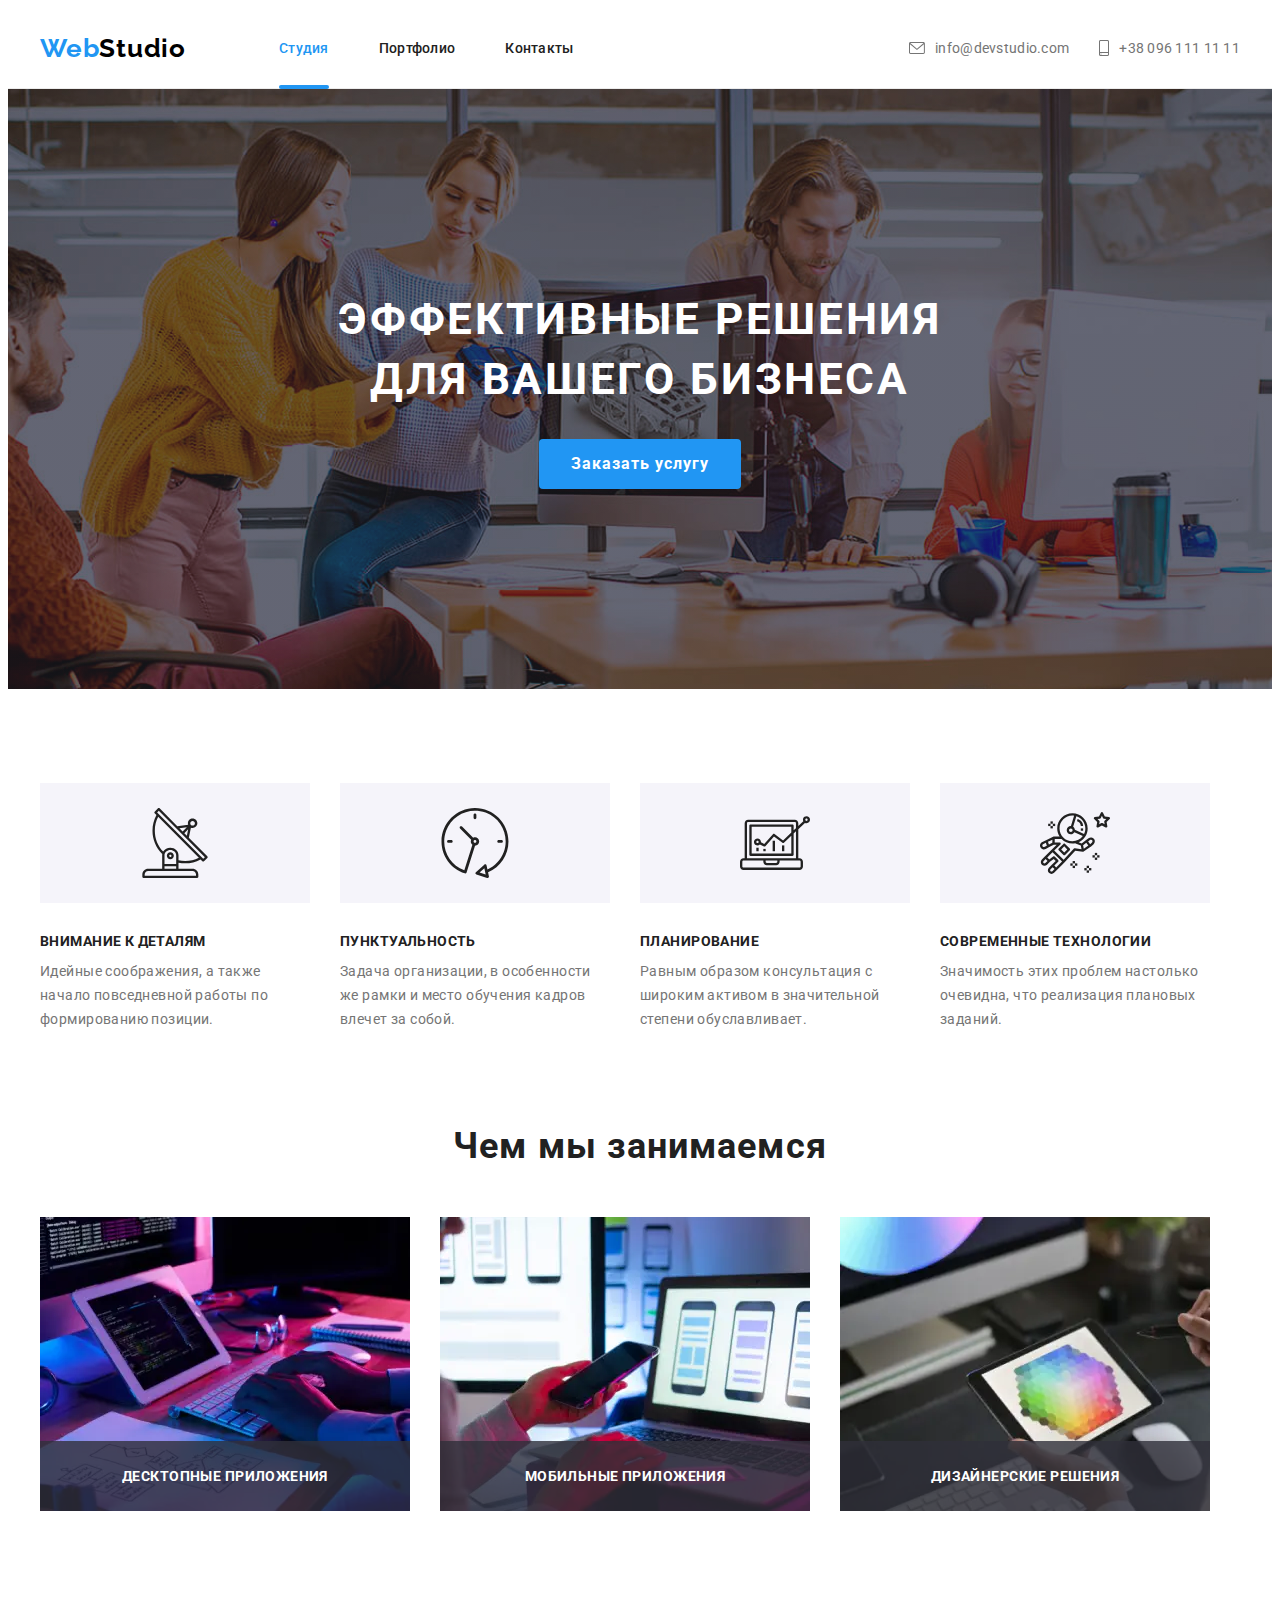
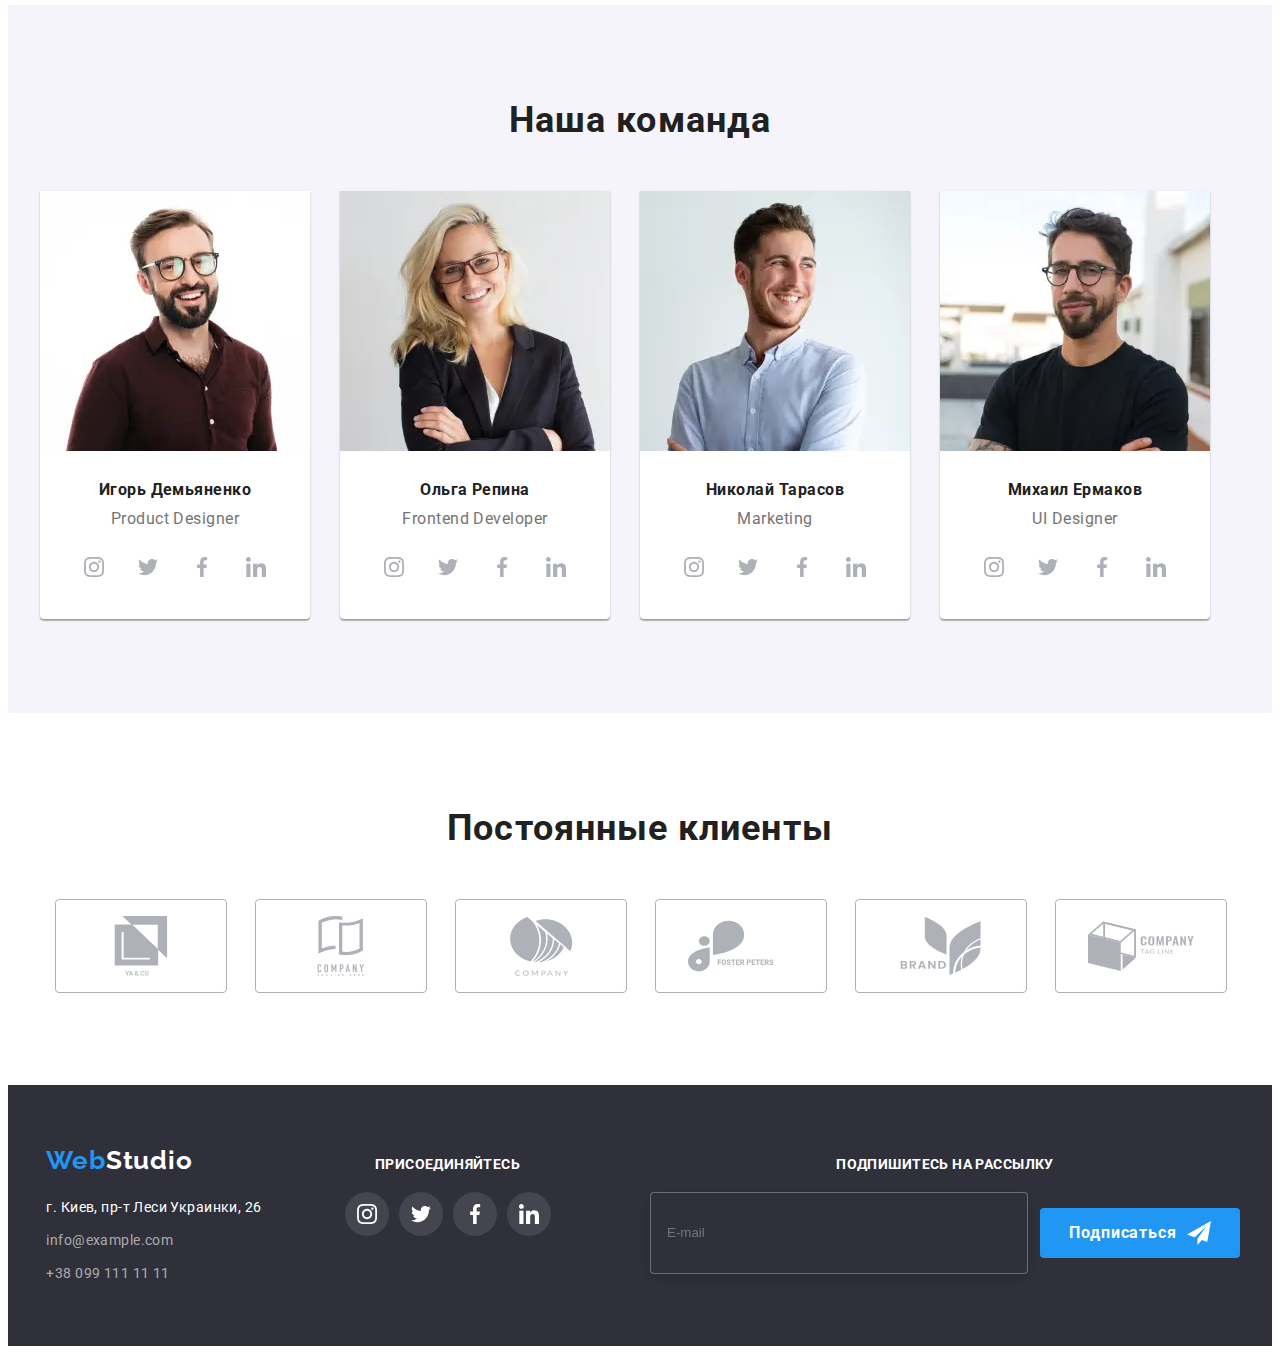
<file: index.html>
<!DOCTYPE html>
<html lang="ru">

<head>
  <meta charset="UTF-8" />
  <meta http-equiv="X-UA-Compatible" content="IE=edge" />
  <meta name="viewport" content="width=device-width, initial-scale=1.0" />
  <title>Web Studio</title>
  <link rel="preconnect" href="https://fonts.googleapis.com">
  <link rel="preconnect" href="https://fonts.gstatic.com" crossorigin>
  <link href="https://fonts.googleapis.com/css2?family=Raleway:wght@700&family=Roboto:wght@400;500;700;900&display=swap"
    rel="stylesheet">
  <link rel="stylesheet" href="https://cdnjs.cloudflare.com/ajax/libs/modern-normalize/1.1.0/modern-normalize.min.css"
    integrity="sha512-wpPYUAdjBVSE4KJnH1VR1HeZfpl1ub8YT/NKx4PuQ5NmX2tKuGu6U/JRp5y+Y8XG2tV+wKQpNHVUX03MfMFn9Q=="
    crossorigin="anonymous" referrerpolicy="no-referrer" />
  <link rel="stylesheet" href="./css/main.min.css">
</head>

<body>
  <!--HEADER-->
  <header class="page-header">
    <div class="container page-header__container">
      <nav class="navigation">
        <a class="logo link" href="/" lang="en">Web<span class="logo__dark">Studio</span></a>
        <ul class="menu list">
          <li class="menu__item">
            <a class="menu__link link menu__link_current" href="./index.html">Студия</a>
          </li>
          <li class="menu__item">
            <a class="menu__link link" href="./portfolio.html">Портфолио</a>
          </li>
          <li class="menu__item">
            <a class="menu__link link" href="">Контакты</a>
          </li>
        </ul>
      </nav>
      <button type="button" class="mobile-menu-open-btn" data-menu-open>
        <svg class="mobile-menu-open-btn__icon" width="24" height="16">
          <use href="./images/icon/sprite.svg#burger-icon"></use>
        </svg>
      </button>
      <ul class="menu-contacts list">
        <li class="menu-contact__item">
          <a class="menu-contact__link link" href="mailto:info@devstudio.com">
            <svg class="menu-contact__logo-img" width="16" height="12">
              <use href="./images/icon/sprite.svg#email"></use>
            </svg>
            info@devstudio.com
          </a>
        </li>
        <li class="menu-contact__item">
          <a class="menu-contact__link link" href="tel:+380961111111">
            <svg class="menu-contact__logo-img" width="10" height="16">
              <use href="./images/icon/sprite.svg#phone"></use>
            </svg>
            +38 096 111 11 11
          </a>
        </li>
      </ul>
    </div>
    <div class="mobile-menu" data-menu>
      <div class="container mobile-menu__container">
      <button type="button" class="mobile-menu__close-btn" data-menu-close>
        <svg class="mobile-menu__close-icon" width="40" height="40">
          <use href="./images/icon/sprite.svg#close-icon"></use>
        </svg>
      </button>
      <ul class="mobile-nav list">
        <li class="mobile-nav__item">
          <a class="mobile-nav__link link menu__link_current" href="./index.html">Студия</a>
        </li>
        <li class="mobile-nav__item">
          <a class="mobile-nav__link link" href="./portfolio.html">Портфолио</a>
        </li>
        <li class="mobile-nav__item">
          <a class="mobile-nav__link link" href="">Контакты</a>
        </li>
      </ul>
      <div>
      <ul class="mobile-contact list">
        <li class="mobile-contact__item">
          <a class="mobile-contact__phone link" href="tel:+380961111111">+38 096 111 11 11</a>
        </li>
        <li class="mobile-contact__item">
          <a class="mobile-contact__email link" href="mailto:info@devstudio.com">info@devstudio.com</a>
        </li>
      </ul>
      <ul class="mobile-social list link">
        <li class="mobile-social__item">
          <a class="mobile-social__link link" href="">Instagram</a>
        </li>
        <li class="mobile-social__item">
          <a class="mobile-social__link link" href="">Twitter</a>
        </li>
        <li class="mobile-social__item">
          <a class="mobile-social__link link" href="">Facebook</a>
        </li>
        <li class="mobile-social__item">
          <a class="mobile-social__link link" href="">LinkedIn</a>
        </li>
      </ul>
      </div>
      </div>

    </div>
  </header>
  <main>
    <!--HERO-->
    <section class="hero">
      <div class="container">
        <h1 class="hero__title">Эффективные решения<br> для вашего бизнеса</h1>
        <button class="hero__modal-btn" type="button" data-modal-open>Заказать услугу</button>
      </div>
    </section>
    <!--ADVANTAGES-->
    <section class="section">
      <div class="container">
        <h2 class="visually-hidden">Наши преимущества</h2>
        <ul class="advantages list">
          <li class="advantages__item">
            <div class="advantages__box">
              <svg class="advantages__icon" width="70px" height="70px">
                <use href="./images/icon/sprite.svg#advantages-1"></use>
              </svg>
            </div>
            <h3 class="advantages__title"> Внимание к деталям
            </h3>
            <p class="advantages__description">Идейные соображения, а также начало повседневной работы по
              формированию
              позиции.</p>
          </li>
          <li class="advantages__item">
            <div class="advantages__box">
              <svg class="advantages__icon" width="70px" height="70px">
                <use href="./images/icon/sprite.svg#advantages-2"></use>
              </svg>
            </div>
            <h3 class="advantages__title">Пунктуальность</h3>
            <p class="advantages__description">
              Задача организации, в особенности же рамки и место обучения кадров влечет за собой.
            </p>
          </li>
          <li class="advantages__item">
            <div class="advantages__box">
              <svg class="advantages__icon" width="70px" height="70px">
                <use href="./images/icon/sprite.svg#advantages-3"></use>
              </svg>
            </div>
            <h3 class="advantages__title">Планирование</h3>
            <p class="advantages__description">
              Равным образом консультация с широким активом в значительной степени обуславливает.
            </p>
          </li>
          <li class="advantages__item">
            <div class="advantages__box">
              <svg class="advantages__icon" width="70px" height="70px">
                <use href="./images/icon/sprite.svg#advantages-4"></use>
              </svg>
            </div>
            <h3 class="advantages__title">Современные технологии</h3>
            <p class="advantages__description">Значимость этих проблем настолько очевидна, что реализация плановых
              заданий.</p>
          </li>
        </ul>
      </div>
    </section>
    <!--WHAT WE DO-->
    <section class="section section_no-padding-top section_mobile-hidden">
      <div class="container">
        <h2 class="section__title">Чем мы занимаемся</h2>
        <ul class="what-we-do list">
          <li class="what-we-do__item">
            <div class="what-we-do__card">
              <picture>
                <source srcset="./images/what-we-do/we-do-1-desktop.webp 1x, ./images/what-we-do/we-do-1-desktop@2x.webp 2x"
                media="(min-width:1200px)" 
                type="image/webp"
                />
                <source srcset="./images/what-we-do/we-do-1-desktop.png 1x, ./images/what-we-do/we-do-1-desktop@2x.png 2x"
                media="(min-width:1200px)"
                />
              <img src="./images/what-we-do/what-we-do-img-1.jpg" alt="верстка" width="370" height="294" />
              </picture>
              <p class="what-we-do__description">Десктопные приложения</p>
            </div>
          </li>
          <li class="what-we-do__item">
            <div class="what-we-do__card">
              <picture>
                <source srcset="./images/what-we-do/we-do-2-desktop.webp 1x, ./images/what-we-do/we-do-2-desktop@2x.webp 2x"
                  media="(min-width:1200px)" type="image/webp" />
                <source srcset="./images/what-we-do/we-do-2-desktop.png 1x, ./images/what-we-do/we-do-2-desktop@2x.png 2x"
                  media="(min-width:1200px)" />
                <img src="./images/what-we-do/what-we-do-img-2.jpg" alt="верстка" width="370" height="294" />
              </picture>
              <p class="what-we-do__description">Мобильные приложения</p>
            </div>
          </li>
          <li class="what-we-do__item">
            <div class="what-we-do__card">
              <picture>
                <source srcset="./images/what-we-do/we-do-3-desktop.webp 1x, ./images/what-we-do/we-do-3-desktop@2x.webp 2x"
                  media="(min-width:1200px)" type="image/webp" />
                <source srcset="./images/what-we-do/we-do-3-desktop.png 1x, ./images/what-we-do/we-do-3-desktop@2x.png 2x"
                  media="(min-width:1200px)" />
                <img src="./images/what-we-do/what-we-do-img-3.jpg" alt="верстка" width="370" height="294" />
              </picture>
              <p class="what-we-do__description">Дизайнерские решения</p>
            </div>
          </li>
        </ul>
      </div>
    </section>
    <!--OUR TEAM-->
    <section class="section_background-color section">
      <div class="container">
        <h2 class="section__title">Наша команда</h2>
        <ul class="employees list">
          <li class="employees__item">
            <picture>

            <source srcset="./images/our-team/demian-desktop.webp 1x, ./images/our-team/demian-desktop@2x.webp 2x "
            media="(min-width:1200px)" type="image/webp" 
            />
            
            <source srcset="./images/our-team/demian-desktop.jpg 1x, ./images/our-team/demian-desktop@2x.jpg 2x"
            media="(min-width:1200px)" 
            />

            <source srcset="./images/our-team/demian-tablet.webp 1x, ./images/our-team/demian-tablet@2x.webp 2x "
            media="(min-width:768px)" type="image/webp" 
            />
            
            <source srcset="./images/our-team/demian-tablet.jpg 1x, ./images/our-team/demian-tablet@2x.jpg 2x"
            media="(min-width:768px)" 
            />

            <source srcset="./images/our-team/demian-mobile.webp 1x, ./images/our-team/demian-mobile@2x.webp 2x "
            media="(max-width:767px)"
            type="image/webp"
            />

            <source srcset="./images/our-team/demian-mobile.jpg 1x, ./images/our-team/demian-mobile@2x.jpg 2x"
            media="(max-width:767px)"
            />

            <img src="./images/our-team/demian-desktop.jpg" alt="работник 1"  />
            </picture>
            <div class="employees__box">
              <h3 class="employees__title">Игорь Демьяненко</h3>
              <p class="employees__text" lang="en">Product Designer</p>
              <ul class="social list">
                <li class="social__item">
                  <a href="" class="social__link">
                    <svg class="social__icon" width="20px" height="20px">
                      <use href="./images/icon/sprite.svg#instagram"></use>
                    </svg>
                  </a>
                </li>
                <li class="social__item">
                  <a href="" class="social__link">
                    <svg class="social__icon" width="20px" height="20px">
                      <use href="./images/icon/sprite.svg#twitter"></use>
                    </svg>
                  </a>
                </li>
                <li class="social__item">
                  <a href="" class="social__link">
                    <svg class="social__icon" width="20px" height="20px">
                      <use href="./images/icon/sprite.svg#facebook"></use>
                    </svg>
                  </a>
                </li>
                <li class="social__item">
                  <a href="" class="social__link">
                    <svg class="social__icon" width="20px" height="20px">
                      <use href="./images/icon/sprite.svg#linkedin"></use>
                    </svg>
                  </a>
                </li>
              </ul>
            </div>
          </li>
          <li class="employees__item">
            <picture>
            <source srcset="./images/our-team/repina-desktop.webp 1x, ./images/our-team/repina-desktop@2x.webp 2x "
              media="(min-width:1200px)" type="image/webp" />
            
            <source srcset="./images/our-team/repina-desktop.jpg 1x, ./images/our-team/repina-desktop@2x.jpg 2x"
              media="(min-width:1200px)" />
            
            <source srcset="./images/our-team/repina-tablet.webp 1x, ./images/our-team/repina-tablet@2x.webp 2x "
              media="(min-width:768px)" type="image/webp" />
            
            <source srcset="./images/our-team/repina-tablet.jpg 1x, ./images/our-team/repina-tablet@2x.jpg 2x"
              media="(min-width:768px)" />
            
            <source srcset="./images/our-team/repina-mobile.webp 1x, ./images/our-team/repina-mobile@2x.webp 2x "
              media="(max-width:767px)" type="image/webp" />
            
            <source srcset="./images/our-team/repina-mobile.jpg 1x, ./images/our-team/repina-mobile@2x.jpg 2x"
              media="(max-width:767px)" />

            <img src="./images/our-team/repina-desktop.jpg" alt="работник 2" />
            </picture>

            <div class="employees__box">
              <h3 class="employees__title">Ольга Репина</h3>
              <p class="employees__text" lang="en">Frontend Developer</p>
              <ul class="social list">
                <li class="social__item">
                  <a href="" class="social__link">
                    <svg class="social__icon" width="20px" height="20px">
                      <use href="./images/icon/sprite.svg#instagram"></use>
                    </svg>
                  </a>
                </li>
                <li class="social__item">
                  <a href="" class="social__link">
                    <svg class="social__icon" width="20px" height="20px">
                      <use href="./images/icon/sprite.svg#twitter"></use>
                    </svg>
                  </a>
                </li>
                <li class="social__item">
                  <a href="" class="social__link">
                    <svg class="social__icon" width="20px" height="20px">
                      <use href="./images/icon/sprite.svg#facebook"></use>
                    </svg>
                  </a>
                </li>
                <li class="social__item">
                  <a href="" class="social__link">
                    <svg class="social__icon" width="20px" height="20px">
                      <use href="./images/icon/sprite.svg#linkedin"></use>
                    </svg>
                  </a>
                </li>
              </ul>
            </div>
          </li>
          <li class="employees__item">
            <picture>
            <source srcset="./images/our-team/tarasov-desktop.webp 1x, ./images/our-team/tarasov-desktop@2x.webp 2x "
              media="(min-width:1200px)" type="image/webp" />
            
            <source srcset="./images/our-team/tarasov-desktop.jpg 1x, ./images/our-team/tarasov-desktop@2x.jpg 2x"
              media="(min-width:1200px)" />
            
            <source srcset="./images/our-team/tarasov-tablet.webp 1x, ./images/our-team/tarasov-tablet@2x.webp 2x "
              media="(min-width:768px)" type="image/webp" />
            
            <source srcset="./images/our-team/tarasov-tablet.jpg 1x, ./images/our-team/tarasov-tablet@2x.jpg 2x"
              media="(min-width:768px)" />
            
            <source srcset="./images/our-team/tarasov-mobile.webp 1x, ./images/our-team/tarasov-mobile@2x.webp 2x "
              media="(max-width:767px)" type="image/webp" />
            
            <source srcset="./images/our-team/tarasov-mobile.jpg 1x, ./images/our-team/tarasov-mobile@2x.jpg 2x"
              media="(max-width:767px)" />

             <img src="./images/our-team/tarasov-desktop.jpg" alt="работник 3" />
            </picture>

            <div class="employees__box">
              <h3 class="employees__title">Николай Тарасов</h3>
              <p class="employees__text" lang="en">Marketing</p>
              <ul class="social list">
                <li class="social__item">
                  <a href="" class="social__link">
                    <svg class="social__icon" width="20px" height="20px">
                      <use href="./images/icon/sprite.svg#instagram"></use>
                    </svg>
                  </a>
                </li>
                <li class="social__item">
                  <a href="" class="social__link">
                    <svg class="social__icon" width="20px" height="20px">
                      <use href="./images/icon/sprite.svg#twitter"></use>
                    </svg>
                  </a>
                </li>
                <li class="social__item">
                  <a href="" class="social__link">
                    <svg class="social__icon" width="20px" height="20px">
                      <use href="./images/icon/sprite.svg#facebook"></use>
                    </svg>
                  </a>
                </li>
                <li class="social__item">
                  <a href="" class="social__link">
                    <svg class="social__icon" width="20px" height="20px">
                      <use href="./images/icon/sprite.svg#linkedin"></use>
                    </svg>
                  </a>
                </li>
              </ul>
            </div>
          </li>
          <li class="employees__item">
            <picture>
            <source srcset="./images/our-team/ermakov-desktop.webp 1x, ./images/our-team/ermakov-desktop@2x.webp 2x "
              media="(min-width:1200px)" type="image/webp" />
            
            <source srcset="./images/our-team/ermakov-desktop.jpg 1x, ./images/our-team/ermakov-desktop@2x.jpg 2x"
              media="(min-width:1200px)" />
            
            <source srcset="./images/our-team/ermakov-tablet.webp 1x, ./images/our-team/ermakov-tablet@2x.webp 2x "
              media="(min-width:768px)" type="image/webp" />
            
            <source srcset="./images/our-team/ermakov-tablet.jpg 1x, ./images/our-team/ermakov-tablet@2x.jpg 2x"
              media="(min-width:768px)" />
            
            <source srcset="./images/our-team/ermakov-mobile.webp 1x, ./images/our-team/ermakov-mobile@2x.webp 2x "
              media="(max-width:767px)" type="image/webp" />
            
            <source srcset="./images/our-team/ermakov-mobile.jpg 1x, ./images/our-team/ermakov-mobile@2x.jpg 2x"
              media="(max-width:767px)" />

              <img src="./images/our-team/ermakov-desktop.jpg" alt="работник 4" />
            </picture>
            
            <div class="employees__box">
              <h3 class="employees__title">Михаил Ермаков</h3>
              <p class="employees__text" lang="en">UI Designer</p>
              <ul class="social list">
                <li class="social__item">
                  <a href="" class="social__link">
                    <svg class="social__icon" width="20px" height="20px">
                      <use href="./images/icon/sprite.svg#instagram"></use>
                    </svg>
                  </a>
                </li>
                <li class="social__item">
                  <a href="" class="social__link">
                    <svg class="social__icon" width="20px" height="20px">
                      <use href="./images/icon/sprite.svg#twitter"></use>
                    </svg>
                  </a>
                </li>
                <li class="social__item">
                  <a href="" class="social__link">
                    <svg class="social__icon" width="20px" height="20px">
                      <use href="./images/icon/sprite.svg#facebook"></use>
                    </svg>
                  </a>
                </li>
                <li class="social__item">
                  <a href="" class="social__link">
                    <svg class="social__icon" width="20px" height="20px">
                      <use href="./images/icon/sprite.svg#linkedin"></use>
                    </svg>
                  </a>
                </li>
              </ul>
            </div>
          </li>
        </ul>
      </div>
    </section>
    <!--OUR CLIENTS-->
    <section class="section">
      <div class="container">
        <h2 class="section__title">Постоянные клиенты</h2>
        <ul class="clients list">
          <li class="clients__item">
            <a href="" class="clients__link">
              <svg class="clients__icon" width="106" height="60px">
                <use href="./images/icon/sprite.svg#client-1"></use>
              </svg>
            </a>
          </li>
          <li class="clients__item">
            <a href="" class="clients__link">
              <svg class="clients__icon" width="106" height="60px">
                <use href="./images/icon/sprite.svg#client-2"></use>
              </svg>
            </a>
          </li>
          <li class="clients__item">
            <a href="" class="clients__link">
              <svg class="clients__icon" width="106" height="60px">
                <use href="./images/icon/sprite.svg#client-3"></use>
              </svg>
            </a>
          </li>
          <li class="clients__item">
            <a href="" class="clients__link">
              <svg class="clients__icon" width="106" height="60px">
                <use href="./images/icon/sprite.svg#client-4"></use>
              </svg>
            </a>
          </li>
          <li class="clients__item">
            <a href="" class="clients__link">
              <svg class="clients__icon" width="106" height="60px">
                <use href="./images/icon/sprite.svg#client-5"></use>
              </svg>
            </a>
          </li>
          <li class="clients__item">
            <a href="" class="clients__link">
              <svg class="clients__icon" width="106" height="60px">
                <use href="./images/icon/sprite.svg#client-6"></use>
              </svg>
            </a>
          </li>
        </ul>
      </div>
    </section>
  </main>
  <!--FOOTER-->
  <footer class="footer">
    <div class="container footer-container">
      <div class="footer-contacts">
        <div class="footer-contacts__box">
          <a class="footer__logo logo link" href="/" lang="en">Web<span class="footer__logo logo__light">Studio</span></a>
          <!--CONTACT INFORMATION-->
          <address class="address">
            <ul class="list">
              <li class="footer__item">
                <a class="contact__link contact__link_color-white link" href="https://goo.gl/maps/cedkfQ56NuMvJrCA8"
                target="_blank" rel="noopener noreferrer">
                г. Киев, пр-т Леси Украинки, 26</a>
              </li>
              <li class="footer__item">
                <a class="contact__link link" href="mailto:info@example.com">info@example.com</a>
              </li>
              <li class="footer__item">
              <a class="contact__link link" href="tel:+380991111111">+38 099 111 11 11</a>
              </li>
            </ul>
          </address>
        </div>

        <div class="footer-social">
        <h3 class="footer-title">присоединяйтесь</h3>
        <ul class="social-list list">
          <li class="social-list__item">
            <a href="" class="social-list__link">
              <svg class="social-list__icon" width="20px" height="20px">
                <use href="./images/icon/sprite.svg#instagram"></use>
              </svg>
            </a>
          </li>
          <li class="social-list__item">
            <a href="" class="social-list__link">
              <svg class="social-list__icon" width="20px" height="20px">
                <use href="./images/icon/sprite.svg#twitter"></use>
              </svg>
            </a>
          </li>
          <li class="social-list__item">
            <a href="" class="social-list__link">
              <svg class="social-list__icon" width="20px" height="20px">
                <use href="./images/icon/sprite.svg#facebook"></use>
              </svg> </a>
          </li>
          <li class="social-list__item">
            <a href="" class="social-list__link">
              <svg class="social-list__icon" width="20px" height="20px">
                <use href="./images/icon/sprite.svg#linkedin"></use>
              </svg>
            </a>
          </li>
        </ul>
      </div>
     </div>
      <div class="subscription">
        <h3 class="footer-title">Подпишитесь на рассылку</h3>
        <form>
          <label class="subscription-form">
            <input class="subscription-form__input" type="email" name="subscription_email" placeholder="E-mail"
              required>
            <button class="subscription-form__modal-btn" type="submit">
              Подписаться
              <svg class="subscription__btn-icon" width="24" height="24">
                <use href="./images/icon/sprite.svg#subscription-icon"></use>
              </svg>
            </button>
          </label>
        </form>
      </div>
    </div>
  </footer>
  <div class="backdrop is-hidden" data-modal>
    <div class="modal">
      <button type="submit" class="modal__close-btn" data-modal-close>
        <svg width="18" height="18">
          <use href="./images/icon/sprite.svg#close-icon"></use>
        </svg>
      </button>
      <form class="form">
        <b class="form-title">Оставьте свои данные, мы вам перезвоним</b>
        <label class="form__field">
          <span class="form__field_name">Имя</span>
          <span class="form-wrapper">
            <input class="form-wrapper__input" type="text" name="user_name" required pattern="[a-zA-Z]*" title="Roman">
            <svg class="form-wrapper__icon" width="12" height="12">
              <use href="./images/icon/sprite.svg#form-name-icon"></use>
            </svg>
          </span>
        </label>
        <label class="form__field">
          <span class="form__field_name">Телефон</span>
          <span class="form-wrapper">
            <input class="form-wrapper__input" type="tel" name="user_phone" required
              pattern="[0-9]{3}-[0-9]{3}-[0-9]{2}-[0-9]{2}" title="xxx-xxx-xx-xx">
            <svg class="form-wrapper__icon" width="13" height="13">
              <use href="./images/icon/sprite.svg#form-tel-icon"></use>
            </svg>
          </span>
        </label>
        <label class="form__field">
          <span class="form__field_name">Почта</span>
          <span class="form-wrapper">
            <input class="form-wrapper__input" type="email" name="user_email" required>
            <svg class="form-wrapper__icon" width="15" height="12">
              <use href="./images/icon/sprite.svg#form-email-icon"></use>
            </svg>
          </span>
        </label>
        <label class="form__field form__field_margin-botton">
          <span class="form__field_name">Комментарий</span>
          <textarea class="form__message" placeholder="Введите текст" name="user_message"></textarea>
        </label>
        <input class="checkbox visually-hidden" type="checkbox" id="checkbox-policy" name="user_policy" required>
        <label for="checkbox-policy" class="checkbox__label">
          <p class="form__policy-user">Соглашаюсь с рассылкой и принимаю&nbsp;</p>
          <a href="" class="form__policy">Условия договора</a>
        </label>
        <button class="form__modal-btn" type="submit">Отправить</button>
      </form>
    </div>
  </div>
  <script src="./js/modal.js"></script>
  <script src="./js/menu.js"></script>
</body>

</html>
</file>
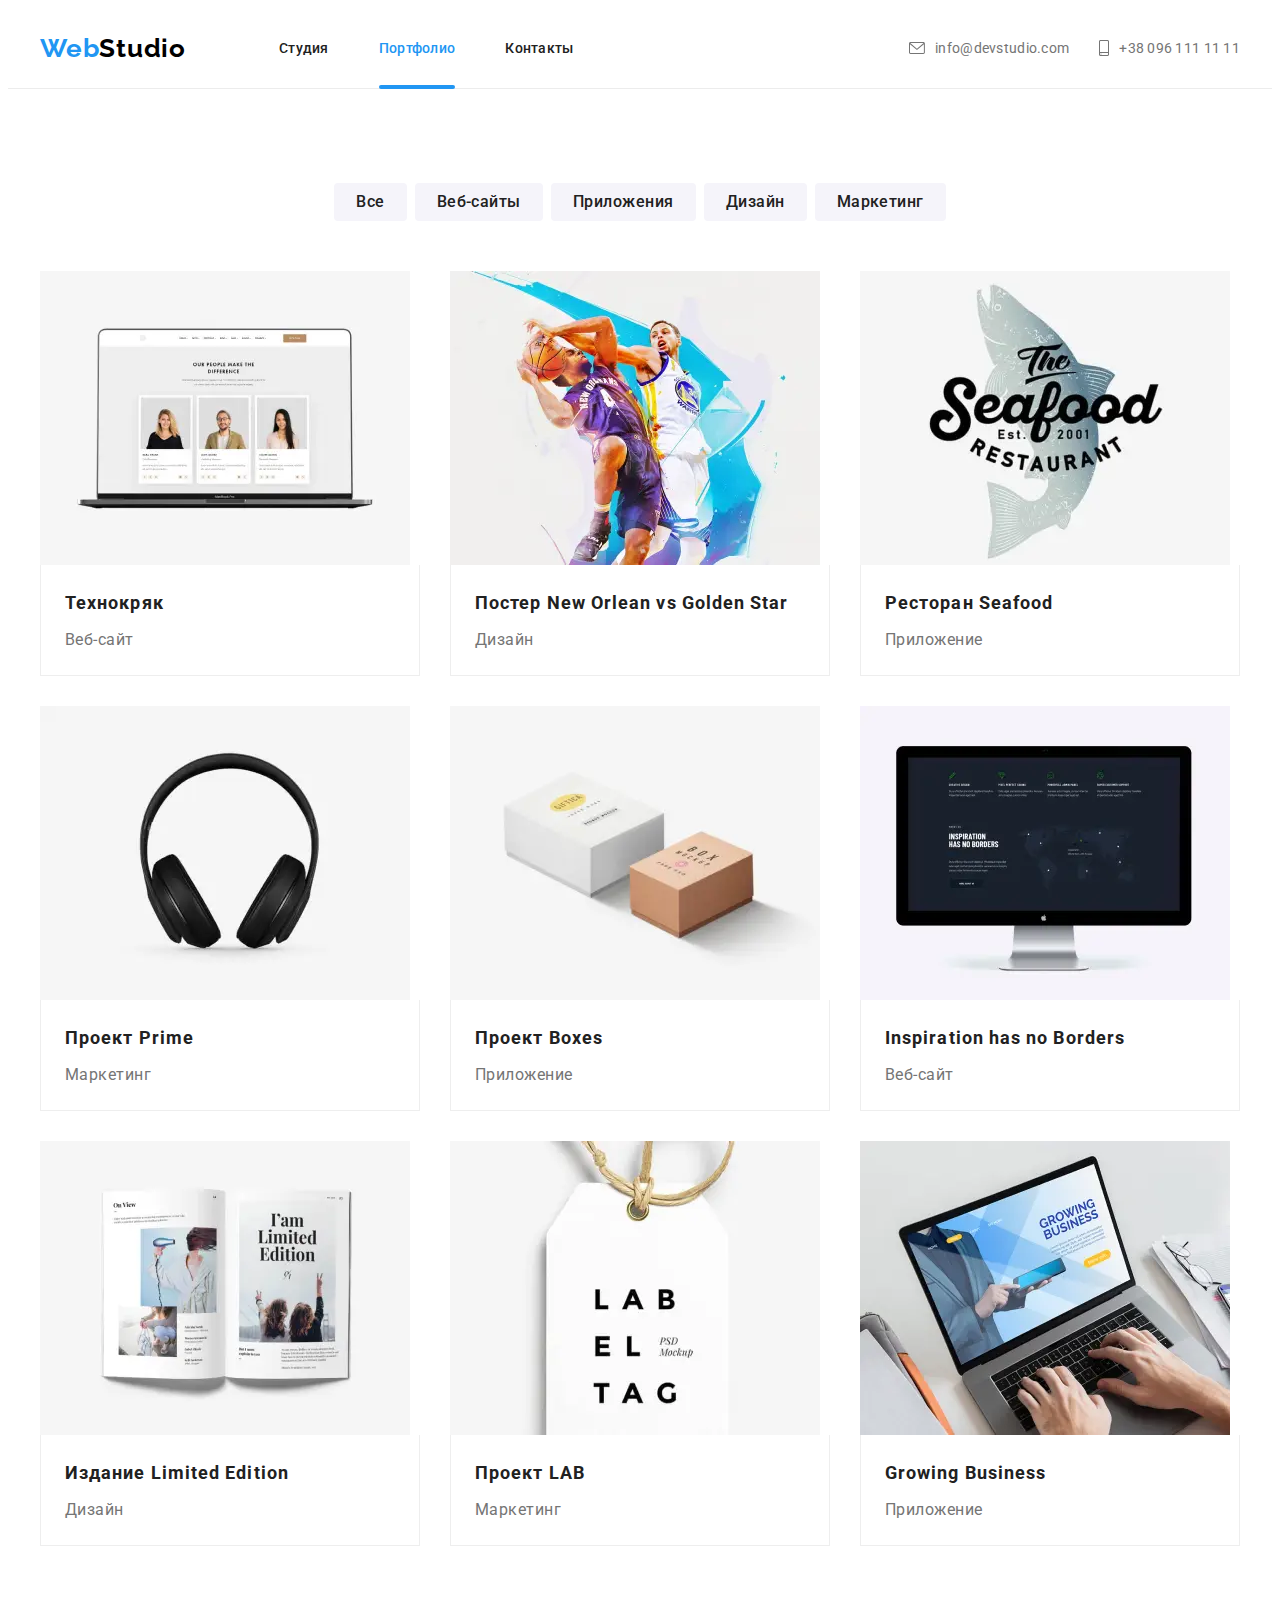
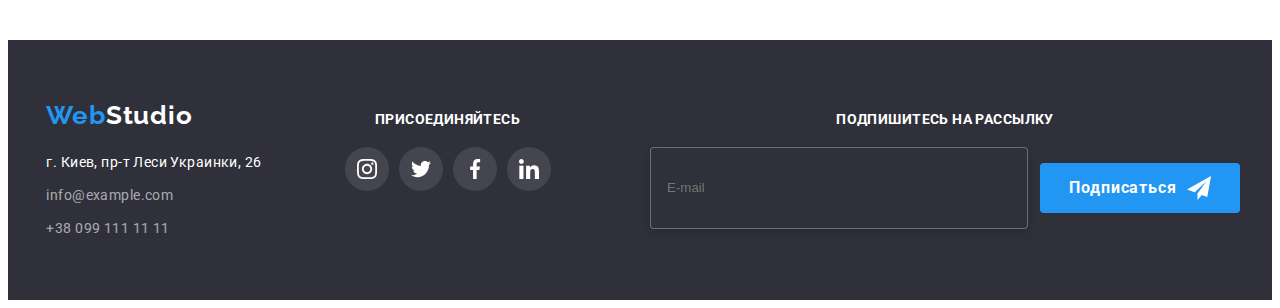
<file: portfolio.html>
<!DOCTYPE html>
<html lang="ru">

<head>
    <meta charset="UTF-8" />
    <meta http-equiv="X-UA-Compatible" content="IE=edge" />
    <meta name="viewport" content="width=device-width, initial-scale=1.0" />
    <title>Web Studio</title>
    <link rel="preconnect" href="https://fonts.googleapis.com">
    <link rel="preconnect" href="https://fonts.gstatic.com" crossorigin>
    <link
        href="https://fonts.googleapis.com/css2?family=Raleway:wght@700&family=Roboto:wght@400;500;700;900&display=swap"
        rel="stylesheet">
    <link rel="stylesheet" href="https://cdnjs.cloudflare.com/ajax/libs/modern-normalize/1.1.0/modern-normalize.min.css"
        integrity="sha512-wpPYUAdjBVSE4KJnH1VR1HeZfpl1ub8YT/NKx4PuQ5NmX2tKuGu6U/JRp5y+Y8XG2tV+wKQpNHVUX03MfMFn9Q=="
        crossorigin="anonymous" referrerpolicy="no-referrer" />
    <link rel="stylesheet" href="./css/main.min.css">
</head>



<body>
    <!--HEADER-->
    <header class="page-header">
        <div class="container page-header__container">
            <nav class="navigation">
                <a class="logo link" href="/" lang="en">Web<span class="logo__dark">Studio</span></a>
                <ul class="menu list">
                    <li class="menu__item">
                        <a class="menu__link link" href="./index.html">Студия</a>
                    </li>
                    <li class="menu__item">
                        <a class="menu__link link menu__link_current" href="./portfolio.html">Портфолио</a>
                    </li>
                    <li class="menu__item">
                        <a class="menu__link link" href="">Контакты</a>
                    </li>
                </ul>
            </nav>
            <button type="button" class="mobile-menu-open-btn" data-menu-open>
                <svg class="mobile-menu-open-btn__icon" width="24" height="16">
                    <use href="./images/icon/sprite.svg#burger-icon"></use>
                </svg>
            </button>
            <ul class="menu-contacts list">
                <li class="menu-contact__item">
                    <a class="menu-contact__link menu-contact__link_left link" href="mailto:info@devstudio.com">
                        <svg class="menu-contact__logo-img" width="16" height="12">
                            <use href="./images/icon/sprite.svg#email"></use>
                        </svg>
                        info@devstudio.com
                    </a>
                </li>
                <li class="menu-contact__item">
                    <a class="menu-contact__link link" href="tel:+380961111111">
                        <svg class="menu-contact__logo-img" width="10" height="16">
                            <use href="./images/icon/sprite.svg#phone"></use>
                        </svg>
                        +38 096 111 11 11
                    </a>
                </li>
            </ul>
        </div>
            <div class="mobile-menu" data-menu>
                <div class="container mobile-menu__container">
                    <button type="button" class="mobile-menu__close-btn" data-menu-close>
                        <svg class="mobile-menu__close-icon" width="40" height="40">
                            <use href="./images/icon/sprite.svg#close-icon"></use>
                        </svg>
                    </button>
                    <ul class="mobile-nav list">
                        <li class="mobile-nav__item">
                            <a class="mobile-nav__link link" href="./index.html">Студия</a>
                        </li>
                        <li class="mobile-nav__item">
                            <a class="mobile-nav__link link  menu__link_current" href="./portfolio.html">Портфолио</a>
                        </li>
                        <li class="mobile-nav__item">
                            <a class="mobile-nav__link link" href="">Контакты</a>
                        </li>
                    </ul>
                    <div>
                    <ul class="mobile-contact list">
                        <li class="mobile-contact__item">
                            <a class="mobile-contact__phone link" href="tel:+380961111111">+38 096 111 11 11</a>
                        </li>
                        <li class="mobile-contact__item">
                            <a class="mobile-contact__email link" href="mailto:info@devstudio.com">info@devstudio.com</a>
                        </li>
                    </ul>
                    <ul class="mobile-social list link">
                        <li class="mobile-social__item">
                            <a class="mobile-social__link link" href="">Instagram</a>
                        </li>
                        <li class="mobile-social__item">
                            <a class="mobile-social__link link" href="">Twitter</a>
                        </li>
                        <li class="mobile-social__item">
                            <a class="mobile-social__link link" href="">Facebook</a>
                        </li>
                        <li class="mobile-social__item">
                            <a class="mobile-social__link link" href="">LinkedIn</a>
                        </li>
                    </ul>
                    </div>
                </div>
            
            </div>
    </header>
    <main>
        <section class="section">
            <!--FILTER-->

            <div class="container">
                <h1 class="visually-hidden">Портфолио</h1>
                <ul class="filter list">
                    <li class="filter__modal-btn_item">
                        <button class="filter__modal-btn" type="button">Все</button>
                    </li>
                    <li class="filter__modal-btn_item">
                        <button class="filter__modal-btn" type="button">Веб-сайты</button>
                    </li>
                    <li class="filter__modal-btn_item">
                        <button class="filter__modal-btn" type="button">Приложения</button>
                    </li>
                    <li class="filter__modal-btn_item">
                        <button class="filter__modal-btn" type="button">Дизайн</button>
                    </li>
                    <li class="filter__modal-btn_item">
                        <button class="filter__modal-btn" type="button">Маркетинг</button>
                    </li>
                </ul>
                <!--PORTFOLIO-->
                <ul class="portfolio list">
                    <li class="portfolio__item">
                        <a class="portfolio__item_link link" href="">
                            <div class="portfolio__wrapper">
                                <picture>
                                    <source srcset="./images/portfolio/portfolio-1-desktop.webp 1x, ./images/portfolio/portfolio-1-desktop@2x.webp 2x"
                                    media="(min-width:1200px)" 
                                    type="image/webp" 
                                    />

                                    <source srcset="./images/portfolio/portfolio-1-desktop.jpg 1x, ./images/portfolio/portfolio-1-desktop@2x.jpg 2x"
                                    media="(min-width:1200px)" 
                                    />

                                    <source srcset="./images/portfolio/portfolio-1-tablet.webp 1x, ./images/portfolio/portfolio-1-tablet@2x.webp 2x"
                                    media="(min-width:768px)" 
                                    type="image/webp" 
                                    />

                                    <source srcset="./images/portfolio/portfolio-1-tablet.jpg 1x, ./images/portfolio/portfolio-1-tablet@2x.jpg 2x"
                                    media="(min-width:768px)" 
                                    />

                                    <source srcset="./images/portfolio/portfolio-1-mobile.webp 1x, ./images/portfolio/portfolio-1-mobile@2x.webp 2x" 
                                    media="(max-width:767px)"
                                    type="image/webp"
                                    />
                                    <source srcset="./images/portfolio/portfolio-1-mobile.jpg 1x, ./images/portfolio/portfolio-1-mobile@2x.png 2x"
                                    media="(max-width:767px)"
                                    />
                                <img src="./images/portfolio/portfolio-img-1.jpg" alt="ноутбук"/>
                                </picture>

                                <p class="portfolio__wrapper_overlay">Ресурс предлагает комплексные предложения с разным
                                    уровнем функционала и сервисов. Все это позволит посетителю получить
                                    исчерпывающие сведения <br>о компании или частном лице.</p>
                            </div>
                            <div class="portfolio-description">
                                <h2 class="portfolio__name">Технокряк</h2>
                                <p class="portfolio__filter">Веб-сайт</p>
                            </div>
                        </a>
                    </li>
                    <li class="portfolio__item">
                        <a class="portfolio__item_link link" href="">
                            <div class="portfolio__wrapper">
                                <picture>
                                    <source srcset="./images/portfolio/portfolio-2-desktop.webp 1x, ./images/portfolio/portfolio-2-desktop@2x.webp 2x"
                                        media="(min-width:1200px)" type="image/webp" />
                                
                                    <source srcset="./images/portfolio/portfolio-2-desktop.jpg 1x, ./images/portfolio/portfolio-2-desktop@2x.jpg 2x"
                                        media="(min-width:1200px)" />
                                
                                    <source srcset="./images/portfolio/portfolio-2-tablet.webp 1x, ./images/portfolio/portfolio-2-tablet@2x.webp 2x"
                                        media="(min-width:768px)" type="image/webp" />
                                
                                    <source srcset="./images/portfolio/portfolio-2-tablet.jpg 1x, ./images/portfolio/portfolio-2-tablet@2x.jpg 2x"
                                        media="(min-width:768px)" />
                                
                                    <source srcset="./images/portfolio/portfolio-2-mobile.webp 1x, ./images/portfolio/portfolio-2-mobile@2x.webp 2x"
                                        media="(max-width:767px)" type="image/webp" />
                                    <source srcset="./images/portfolio/portfolio-2-mobile.jpg 1x, ./images/portfolio/portfolio-2-mobile@2x.jpg 2x"
                                        media="(max-width:767px)" />
                                    <img src="./images/portfolio/portfolio-img-2.jpg" alt="ноутбук" />
                                </picture>
                                <p class="portfolio__wrapper_overlay">Ресурс предлагает комплексные предложения с разным
                                    уровнем функционала и сервисов. Все это позволит посетителю получить
                                    исчерпывающие сведения <br>о компании или частном лице.</p>
                            </div>
                            <div class="portfolio-description">
                                <h2 class="portfolio__name">Постер New Orlean vs Golden Star</h2>
                                <p class="portfolio__filter">Дизайн</p>
                            </div>
                        </a>
                    </li>
                    <li class="portfolio__item">
                        <a class="portfolio__item_link link" href="">
                            <div class="portfolio__wrapper">
                                <picture>
                                    <source srcset="./images/portfolio/portfolio-3-desktop.webp 1x, ./images/portfolio/portfolio-3-desktop@2x.webp 2x"
                                        media="(min-width:1200px)" type="image/webp" />
                                
                                    <source srcset="./images/portfolio/portfolio-3-desktop.jpg 1x, ./images/portfolio/portfolio-3-desktop@2x.jpg 2x"
                                        media="(min-width:1200px)" />
                                
                                    <source srcset="./images/portfolio/portfolio-3-tablet.webp 1x, ./images/portfolio/portfolio-3-tablet@2x.webp 2x"
                                        media="(min-width:768px)" type="image/webp" />
                                
                                    <source srcset="./images/portfolio/portfolio-3-tablet.jpg 1x, ./images/portfolio/portfolio-3-tablet@2x.jpg 2x"
                                        media="(min-width:768px)" />
                                
                                    <source srcset="./images/portfolio/portfolio-3-mobile.webp 1x, ./images/portfolio/portfolio-3-mobile@2x.webp 2x"
                                        media="(max-width:767px)" type="image/webp" />
                                    <source srcset="./images/portfolio/portfolio-3-mobile.jpg 1x, ./images/portfolio/portfolio-3-mobile@2x.jpg 2x"
                                        media="(max-width:767px)" />
                                    <img src="./images/portfolio/portfolio-img-3.jpg" alt="ноутбук"  />
                                </picture>
                                <p class="portfolio__wrapper_overlay">Ресурс предлагает комплексные предложения с разным
                                    уровнем функционала и сервисов. Все это позволит посетителю получить
                                    исчерпывающие сведения <br>о компании или частном лице.</p>
                            </div>
                            <div class="portfolio-description">
                                <h2 class="portfolio__name">Ресторан Seafood</h2>
                                <p class="portfolio__filter">Приложение</p>
                            </div>
                        </a>
                    </li>
                    <li class="portfolio__item">
                        <a class="portfolio__item_link link" href="">
                            <div class="portfolio__wrapper">
                                <picture>
                                    <source srcset="./images/portfolio/portfolio-4-desktop.webp 1x, ./images/portfolio/portfolio-4-desktop@2x.webp 2x"
                                        media="(min-width:1200px)" type="image/webp" />
                                
                                    <source srcset="./images/portfolio/portfolio-4-desktop.jpg 1x, ./images/portfolio/portfolio-4-desktop@2x.jpg 2x"
                                        media="(min-width:1200px)" />
                                
                                    <source srcset="./images/portfolio/portfolio-4-tablet.webp 1x, ./images/portfolio/portfolio-4-tablet@2x.webp 2x"
                                        media="(min-width:768px)" type="image/webp" />
                                
                                    <source srcset="./images/portfolio/portfolio-4-tablet.jpg 1x, ./images/portfolio/portfolio-4-tablet@2x.jpg 2x"
                                        media="(min-width:768px)" />
                                
                                    <source srcset="./images/portfolio/portfolio-4-mobile.webp 1x, ./images/portfolio/portfolio-4-mobile@2x.webp 2x"
                                        media="(max-width:767px)" type="image/webp" />
                                    <source srcset="./images/portfolio/portfolio-4-mobile.jpg 1x, ./images/portfolio/portfolio-4-mobile@2x.jpg 2x"
                                        media="(max-width:767px)" />
                                    <img src="./images/portfolio/portfolio-img-4.jpg" alt="ноутбук" />
                                </picture>
                                <p class="portfolio__wrapper_overlay">Ресурс предлагает комплексные предложения с разным
                                    уровнем функционала и сервисов. Все это позволит посетителю получить
                                    исчерпывающие сведения <br>о компании или частном лице.</p>
                            </div>
                            <div class="portfolio-description">
                                <h2 class="portfolio__name">Проект Prime</h2>
                                <p class="portfolio__filter">Маркетинг</p>
                            </div>
                        </a>
                    </li>
                    <li class="portfolio__item">
                        <a class="portfolio__item_link link" href="">
                            <div class="portfolio__wrapper">
                                <picture>
                                    <source srcset="./images/portfolio/portfolio-5-desktop.webp 1x, ./images/portfolio/portfolio-5-desktop@2x.webp 2x"
                                        media="(min-width:1200px)" type="image/webp" />
                                
                                    <source srcset="./images/portfolio/portfolio-5-desktop.jpg 1x, ./images/portfolio/portfolio-5-desktop@2x.jpg 2x"
                                        media="(min-width:1200px)" />
                                
                                    <source srcset="./images/portfolio/portfolio-5-tablet.webp 1x, ./images/portfolio/portfolio-5-tablet@2x.webp 2x"
                                        media="(min-width:768px)" type="image/webp" />
                                
                                    <source srcset="./images/portfolio/portfolio-5-tablet.jpg 1x, ./images/portfolio/portfolio-5-tablet@2x.jpg 2x"
                                        media="(min-width:768px)" />
                                
                                    <source srcset="./images/portfolio/portfolio-5-mobile.webp 1x, ./images/portfolio/portfolio-5-mobile@2x.webp 2x"
                                        media="(max-width:767px)" type="image/webp" />
                                    <source srcset="./images/portfolio/portfolio-5-mobile.jpg 1x, ./images/portfolio/portfolio-5-mobile@2x.jpg 2x"
                                        media="(max-width:767px)" />
                                    <img src="./images/portfolio/portfolio-img-5.jpg" alt="ноутбук" />
                                </picture>
                                <p class="portfolio__wrapper_overlay">Ресурс предлагает комплексные предложения с разным
                                    уровнем функционала и сервисов. Все это позволит посетителю получить
                                    исчерпывающие сведения <br>о компании или частном лице.</p>
                            </div>
                            <div class="portfolio-description">
                                <h2 class="portfolio__name">Проект Boxes</h2>
                                <p class="portfolio__filter">Приложение</p>
                            </div>
                        </a>
                    </li>
                    <li class="portfolio__item">
                        <a class="portfolio__item_link link" href="">
                            <div class="portfolio__wrapper">
                                <picture>
                                    <source srcset="./images/portfolio/portfolio-6-desktop.webp 1x, ./images/portfolio/portfolio-6-desktop@2x.webp 2x"
                                        media="(min-width:1200px)" type="image/webp" />
                                
                                    <source srcset="./images/portfolio/portfolio-6-desktop.jpg 1x, ./images/portfolio/portfolio-6-desktop@2x.jpg 2x"
                                        media="(min-width:1200px)" />
                                
                                    <source srcset="./images/portfolio/portfolio-6-tablet.webp 1x, ./images/portfolio/portfolio-6-tablet@2x.webp 2x"
                                        media="(min-width:768px)" type="image/webp" />
                                
                                    <source srcset="./images/portfolio/portfolio-6-tablet.jpg 1x, ./images/portfolio/portfolio-6-tablet@2x.jpg 2x"
                                        media="(min-width:768px)" />
                                
                                    <source srcset="./images/portfolio/portfolio-6-mobile.webp 1x, ./images/portfolio/portfolio-6-mobile@2x.webp 2x"
                                        media="(max-width:767px)" type="image/webp" />
                                    <source srcset="./images/portfolio/portfolio-6-mobile.jpg 1x, ./images/portfolio/portfolio-6-mobile@2x.jpg 2x"
                                        media="(max-width:767px)" />
                                    <img src="./images/portfolio/portfolio-img-6.jpg" alt="ноутбук" />
                                </picture>
                                <p class="portfolio__wrapper_overlay">Ресурс предлагает комплексные предложения с разным
                                    уровнем функционала и сервисов. Все это позволит посетителю получить
                                    исчерпывающие сведения <br>о компании или частном лице.</p>
                            </div>
                            <div class="portfolio-description">
                                <h2 class="portfolio__name">Inspiration has no Borders</h2>
                                <p class="portfolio__filter">Веб-сайт</p>
                            </div>
                        </a>
                    </li>
                    <li class="portfolio__item ">
                        <a class="portfolio__item_link link" href="">
                            <div class="portfolio__wrapper">
                                <picture>
                                    <source srcset="./images/portfolio/portfolio-7-desktop.webp 1x, ./images/portfolio/portfolio-7-desktop@2x.webp 2x"
                                        media="(min-width:1200px)" type="image/webp" />
                                
                                    <source srcset="./images/portfolio/portfolio-7-desktop.jpg 1x, ./images/portfolio/portfolio-7-desktop@2x.jpg 2x"
                                        media="(min-width:1200px)" />
                                
                                    <source srcset="./images/portfolio/portfolio-7-tablet.webp 1x, ./images/portfolio/portfolio-7-tablet@2x.webp 2x"
                                        media="(min-width:768px)" type="image/webp" />
                                
                                    <source srcset="./images/portfolio/portfolio-7-tablet.jpg 1x, ./images/portfolio/portfolio-7-tablet@2x.jpg 2x"
                                        media="(min-width:768px)" />
                                
                                    <source srcset="./images/portfolio/portfolio-7-mobile.webp 1x, ./images/portfolio/portfolio-7-mobile@2x.webp 2x"
                                        media="(max-width:767px)" type="image/webp" />
                                    <source srcset="./images/portfolio/portfolio-7-mobile.jpg 1x, ./images/portfolio/portfolio-7-mobile@2x.jpg 2x"
                                        media="(max-width:767px)" />
                                    <img src="./images/portfolio/portfolio-img-7.jpg" alt="ноутбук"  />
                                </picture>
                                <p class="portfolio__wrapper_overlay">Ресурс предлагает комплексные предложения с разным
                                    уровнем функционала и сервисов. Все это позволит посетителю получить
                                    исчерпывающие сведения <br>о компании или частном лице.</p>
                            </div>
                            <div class="portfolio-description">
                                <h2 class="portfolio__name">Издание Limited Edition</h2>
                                <p class="portfolio__filter">Дизайн</p>
                            </div>
                        </a>
                    </li>
                    <li class="portfolio__item">
                        <a class="portfolio__item_link link" href="">
                            <div class="portfolio__wrapper">
                                <picture>
                                    <source srcset="./images/portfolio/portfolio-8-desktop.webp 1x, ./images/portfolio/portfolio-8-desktop@2x.webp 2x"
                                        media="(min-width:1200px)" type="image/webp" />
                                
                                    <source srcset="./images/portfolio/portfolio-8-desktop.jpg 1x, ./images/portfolio/portfolio-8-desktop@2x.jpg 2x"
                                        media="(min-width:1200px)" />
                                
                                    <source srcset="./images/portfolio/portfolio-8-tablet.webp 1x, ./images/portfolio/portfolio-8-tablet@2x.webp 2x"
                                        media="(min-width:768px)" type="image/webp" />
                                
                                    <source srcset="./images/portfolio/portfolio-8-tablet.jpg 1x, ./images/portfolio/portfolio-8-tablet@2x.jpg 2x"
                                        media="(min-width:768px)" />
                                
                                    <source srcset="./images/portfolio/portfolio-8-mobile.webp 1x, ./images/portfolio/portfolio-8-mobile@2x.webp 2x"
                                        media="(max-width:767px)" type="image/webp" />
                                    <source srcset="./images/portfolio/portfolio-8-mobile.jpg 1x, ./images/portfolio/portfolio-8-mobile@2x.jpg 2x"
                                        media="(max-width:767px)" />
                                    <img src="./images/portfolio/portfolio-img-8.jpg" alt="ноутбук"  />
                                </picture>
                                <p class="portfolio__wrapper_overlay">Ресурс предлагает комплексные предложения с разным
                                    уровнем функционала и сервисов. Все это позволит посетителю получить
                                    исчерпывающие сведения <br>о компании или частном лице.</p>
                            </div>
                            <div class="portfolio-description">
                                <h2 class="portfolio__name">Проект LAB</h2>
                                <p class="portfolio__filter">Маркетинг</p>
                            </div>
                        </a>
                    </li>
                    <li class="portfolio__item">
                        <a class="portfolio__item_link link" href="">
                            <div class="portfolio__wrapper">
                                <picture>
                                    <source srcset="./images/portfolio/portfolio-9-desktop.webp 1x, ./images/portfolio/portfolio-9-desktop@2x.webp 2x"
                                        media="(min-width:1200px)" type="image/webp" />
                                
                                    <source srcset="./images/portfolio/portfolio-9-desktop.jpg 1x, ./images/portfolio/portfolio-9-desktop@2x.jpg 2x"
                                        media="(min-width:1200px)" />
                                
                                    <source srcset="./images/portfolio/portfolio-9-tablet.webp 1x, ./images/portfolio/portfolio-9-tablet@2x.webp 2x"
                                        media="(min-width:768px)" type="image/webp" />
                                
                                    <source srcset="./images/portfolio/portfolio-9-tablet.jpg 1x, ./images/portfolio/portfolio-9-tablet@2x.jpg 2x"
                                        media="(min-width:768px)" />
                                
                                    <source srcset="./images/portfolio/portfolio-9-mobile.webp 1x, ./images/portfolio/portfolio-9-mobile@2x.webp 2x"
                                        media="(max-width:767px)" type="image/webp" />
                                    <source srcset="./images/portfolio/portfolio-9-mobile.jpg 1x, ./images/portfolio/portfolio-9-mobile@2x.jpg 2x"
                                        media="(max-width:767px)" />
                                    <img src="./images/portfolio/portfolio-img-9.jpg" alt="ноутбук" />
                                </picture>
                                <p class="portfolio__wrapper_overlay">Ресурс предлагает комплексные предложения с разным
                                    уровнем функционала и сервисов. Все это позволит посетителю получить
                                    исчерпывающие сведения <br>о компании или частном лице.</p>
                            </div>
                            <div class="portfolio-description">
                                <h2 class="portfolio__name">Growing Business</h2>
                                <p class="portfolio__filter">Приложение</p>
                            </div>
                        </a>
                    </li>
                </ul>
            </div>
        </section>
    </main>
<footer class="footer">
    <div class="container footer-container">
        <div class="footer-contacts">
            <div class="footer-contacts__box">
                <a class="footer__logo logo link" href="/" lang="en">Web<span
                        class="footer__logo logo__light">Studio</span></a>
                <!--CONTACT INFORMATION-->
                <address class="address">
                    <ul class="list">
                        <li class="footer__item">
                            <a class="contact__link contact__link_color-white link"
                                href="https://goo.gl/maps/cedkfQ56NuMvJrCA8" target="_blank" rel="noopener noreferrer">
                                г. Киев, пр-т Леси Украинки, 26</a>
                        </li>
                        <li class="footer__item">
                            <a class="contact__link link" href="mailto:info@example.com">info@example.com</a>
                        </li>
                        <li class="footer__item">
                            <a class="contact__link link" href="tel:+380991111111">+38 099 111 11 11</a>
                        </li>
                    </ul>
                </address>
            </div>

            <div class="footer-social">
                <h3 class="footer-title">присоединяйтесь</h3>
                <ul class="social-list list">
                    <li class="social-list__item">
                        <a href="" class="social-list__link">
                            <svg class="social-list__icon" width="20px" height="20px">
                                <use href="./images/icon/sprite.svg#instagram"></use>
                            </svg>
                        </a>
                    </li>
                    <li class="social-list__item">
                        <a href="" class="social-list__link">
                            <svg class="social-list__icon" width="20px" height="20px">
                                <use href="./images/icon/sprite.svg#twitter"></use>
                            </svg>
                        </a>
                    </li>
                    <li class="social-list__item">
                        <a href="" class="social-list__link">
                            <svg class="social-list__icon" width="20px" height="20px">
                                <use href="./images/icon/sprite.svg#facebook"></use>
                            </svg> </a>
                    </li>
                    <li class="social-list__item">
                        <a href="" class="social-list__link">
                            <svg class="social-list__icon" width="20px" height="20px">
                                <use href="./images/icon/sprite.svg#linkedin"></use>
                            </svg>
                        </a>
                    </li>
                </ul>
            </div>
        </div>
        <div class="subscription">
            <h3 class="footer-title">Подпишитесь на рассылку</h3>
            <form>
                <label class="subscription-form">
                    <input class="subscription-form__input" type="email" name="subscription_email" placeholder="E-mail"
                        required>
                    <button class="subscription-form__modal-btn" type="submit">
                        Подписаться
                        <svg class="subscription__btn-icon" width="24" height="24">
                            <use href="./images/icon/sprite.svg#subscription-icon"></use>
                        </svg>
                    </button>
                </label>
            </form>
        </div>
    </div>
</footer>
    <script src="./js/menu.js"></script>
</body>

</html>
</file>
<file: css/main.min.css>
:root{--primary-font-family: "Roboto", sans-serif;--secondary-font-family: "Raleway", sans-serif;--accent-color: #2196f3;--secondary-accent-color: #212121;--third-accent-color: #757575;--primary-logo-color-theme-light: #000000;--primary-logo-color-theme-dark: #ffffff;--fourth-accent-color: #F5F4FA}.visually-hidden{position:absolute;width:1px;height:1px;margin:-1px;border:0;padding:0;white-space:nowrap;clip-path:inset(100%);clip:rect(0 0 0 0);overflow:hidden}h1,h2,h3,p{margin-top:0;margin-bottom:0}ul{margin-top:0;margin-bottom:0;padding-left:0}img{display:block;max-width:100%;height:auto}.list{list-style:none}.link{text-decoration:none}.hero,.footer{background-color:#2f303a}body{font-family:var(--primary-font-family)}.container{width:100%;padding-left:15px;padding-right:15px}@media screen and (min-width: 480px){.container{width:480px;margin:0 auto}}@media screen and (min-width: 768px){.container{width:768px}}@media screen and (min-width: 1200px){.container{width:1200px}}.section{padding-top:60px;padding-bottom:60px}@media screen and (min-width: 1200px){.section{padding-top:94px;padding-bottom:94px}}.mobile-menu{position:fixed;top:0;left:0;width:100%;height:100%;background-color:#fff;opacity:0;visibility:hidden;pointer-events:none;transition:opacity 250ms cubic-bezier(0.4, 0, 0.2, 1),visibility 250ms cubic-bezier(0.4, 0, 0.2, 1);overflow-y:scroll;z-index:1}.mobile-menu-open-btn{width:40px;height:40px}.mobile-menu.is-open{opacity:1;visibility:visible;pointer-events:auto}.mobile-menu__container{position:relative;padding-top:48px;padding-bottom:48px;padding-left:40px;padding-right:40px;display:flex;flex-direction:column;justify-content:space-between;height:100%}.mobile-menu__close-btn{position:absolute;top:10px;right:15px;display:flex;align-items:center;justify-content:center;padding:0;border:none;background-color:rgba(0,0,0,0);cursor:pointer;transition:fill 250ms cubic-bezier(0.4, 0, 0.2, 1)}.mobile-menu__close-btn:focus,.mobile-menu__close-btn:hover{fill:var(--accent-color)}.mobile-nav__item:not(:last-child){margin-bottom:32px}.mobile-nav__link{font-weight:500;font-size:40px;line-height:47px;letter-spacing:.02em;color:var(--secondary-accent-color);transition:color 250ms cubic-bezier(0.4, 0, 0.2, 1)}.mobile-nav__link:hover,.mobile-nav__link:focus{color:var(--accent-color)}.mobile-contact__item:not(:last-child){margin-bottom:32px}.mobile-contact__phone{font-weight:500;font-size:34px;line-height:40px;letter-spacing:.02em;color:var(--accent-color);transition:color 250ms cubic-bezier(0.4, 0, 0.2, 1)}.mobile-contact__phone:hover,.mobile-contact__phone:focus{color:var(--accent-color)}.mobile-contact__email{font-weight:500;font-size:24px;line-height:28px;letter-spacing:.02em;color:var(--third-accent-color);transition:color 250ms cubic-bezier(0.4, 0, 0.2, 1)}.mobile-contact__email:hover,.mobile-contact__email:focus{color:var(--accent-color)}.mobile-social{display:flex;margin-top:64px}.mobile-social__item:not(:last-child){margin-right:20px}.mobile-social__link{font-weight:500;font-size:18px;line-height:22px;letter-spacing:.02em;color:var(--accent-color)}.mobile-social__item{position:relative}.mobile-social__item:not(:last-child):after{content:"";display:block;position:absolute;width:22px;height:0px;right:-20px;top:10px;border:1px solid rgba(33,33,33,.2);transform:rotate(90deg)}.section__title{font-weight:700;font-size:28px;line-height:33px;text-align:center;letter-spacing:.03em;color:var(--secondary-accent-color);margin-bottom:30px}@media screen and (min-width: 1200px){.section__title{font-size:36px;line-height:42px;margin-bottom:50px}}.logo{font-family:var(--secondary-font-family);font-weight:700;font-size:24px;line-height:28px;letter-spacing:.03em;color:var(--accent-color)}@media screen and (min-width: 768px){.logo{margin-right:0}}.logo__dark{color:var(--primary-logo-color-theme-light)}.logo__light{color:var(--primary-logo-color-theme-dark)}@media screen and (min-width: 1200px){.logo{font-size:26px;line-height:31px}}.backdrop{position:fixed;top:0;left:0;width:100%;height:100%;background-color:rgba(0,0,0,.2);transition:opacity 250ms linear,visibility 250ms linear}.backdrop.is-hidden{opacity:0;visibility:hidden;pointer-events:none}.modal{position:absolute;top:50%;left:50%;transform:translate(-50%, -50%);width:100%;height:610px;background-color:#fff}@media screen and (min-width: 450px){.modal{width:450px;height:609px}}@media screen and (min-width: 1200px){.modal{width:528px;height:581px}}.modal__close-btn{position:absolute;top:8px;right:8px;display:flex;align-items:center;justify-content:center;width:30px;height:30px;padding:0;border-radius:50%;border:1px solid rgba(0,0,0,.1);background-color:rgba(0,0,0,0);cursor:pointer;transition:fill 250ms cubic-bezier(0.4, 0, 0.2, 1)}.modal__close-btn:focus,.modal__close-btn:hover{fill:var(--accent-color)}.form{display:flex;flex-direction:column;padding:40px;width:100%}.form-title{font-weight:700;font-size:20px;line-height:23px;text-align:center;letter-spacing:.03em;color:var(--secondary-accent-color);display:block;margin-bottom:12px}.form__field{display:flex;flex-direction:column;margin-bottom:10px}.form__field_name{font-weight:400;font-size:12px;line-height:14px;letter-spacing:.01em;color:var(--third-accent-color);margin-bottom:4px}.form-wrapper__input{width:100%;height:40px;border:1px solid rgba(33,33,33,.2);border-radius:4px;padding-left:42px;transition:border 250ms cubic-bezier(0.4, 0, 0.2, 1)}.form-wrapper:hover .form-wrapper__input,.form-wrapper:focus-within .form-wrapper__input{border:1px solid #2196f3;border-radius:4px}.form__message{resize:none;display:block;width:100%;height:120px;padding:12px 16px;border:1px solid rgba(33,33,33,.2);border-radius:4px;transition:border 250ms cubic-bezier(0.4, 0, 0.2, 1)}.form__message:hover,.form__message:focus-within{border:1px solid #2196f3;border-radius:4px}.form__message::placeholder{font-weight:400;font-size:14px;line-height:16px;letter-spacing:.01em;color:rgba(117,117,117,.5)}.form__field_margin-botton{margin-bottom:20px}.form-wrapper{position:relative}.form-wrapper__icon{position:absolute;fill:var(--secondary-accent-color);top:14px;left:14px;transition:fill 250ms cubic-bezier(0.4, 0, 0.2, 1)}.form-wrapper:focus-within .form-wrapper__icon,.form-wrapper:hover .form-wrapper__icon{fill:#2196f3}.form__policy-user{font-weight:400;font-size:12px;line-height:14px;letter-spacing:.03em;color:var(--third-accent-color)}.form__policy{color:var(--accent-color);font-size:12px;line-height:14px;letter-spacing:.03em}.checkbox__label{display:flex;align-items:center;justify-content:center;font-size:14px}.checkbox__label::before{display:block;content:"";width:16px;height:15px;border:1px solid var(--secondary-accent-color);cursor:pointer;border-radius:2px;margin-right:8px}.checkbox:checked+.checkbox__label::before{background-color:var(--accent-color);border-color:var(--accent-color);background-image:url(../images/icon/mark-icon.svg);background-repeat:no-repeat;background-position:center center}.checkbox:focus+.checkbox__label::before{outline:1px solid var(--secondary-accent-color)}.form__modal-btn{align-self:center;min-width:20px;font-family:inherit;font-weight:700;font-size:16px;line-height:1.87;min-width:200px;height:50px;letter-spacing:.06em;color:#fff;background-color:var(--accent-color);cursor:pointer;border-width:0px;box-shadow:0px 4px 4px rgba(0,0,0,.15);border-radius:4px;padding:10px 32px;margin-top:30px;transition:background-color 250ms cubic-bezier(0.4, 0, 0.2, 1)}.form__modal-btn:hover,.form__modal-btn:focus{background-color:#188ce8}@media screen and (min-width: 1200px){.form__policy{font-size:14px;line-height:24px}.form__policy-user{font-size:14px;line-height:24px}}.page-header__container{display:flex;align-items:center;justify-content:space-between}.link.menu__link_current{color:var(--accent-color)}@media screen and (max-width: 767px){.menu{display:none}.menu-contacts{display:none}}.mobile-menu-open-btn{border:none;background-color:rgba(0,0,0,0);padding:0;line-height:0;transition:fill 250ms cubic-bezier(0.4, 0, 0.2, 1)}.mobile-menu-open-btn:focus,.mobile-menu-open-btn:hover{fill:var(--accent-color)}@media screen and (min-width: 768px){.mobile-menu-open-btn{display:none}}.page-header__container{display:flex}.page-header{border-bottom:1px solid #ececec}@media screen and (min-width: 768px){.menu-contact__link{padding:5px 0;display:flex;align-items:center;font-size:12px;line-height:14px;letter-spacing:.02em;color:var(--third-accent-color);transition:color 250ms cubic-bezier(0.4, 0, 0.2, 1)}.menu-contact__link:hover,.menu-contact__link:focus{color:var(--accent-color)}.menu-contact__logo-img{display:flex;margin-right:10px;fill:var(--third-accent-color);transition:fill 250ms cubic-bezier(0.4, 0, 0.2, 1)}.menu-contact__link:hover .menu-contact__logo-img,.menu-contact__link:focus .menu-contact__logo-img{fill:var(--accent-color)}.menu__link_current{position:relative}.menu__link_current::after{content:"";display:block;position:absolute;top:96.5%;left:0;width:100%;height:4px;background:var(--accent-color);border-radius:2px}.navigation{display:flex;align-items:center}.menu{display:flex;margin-left:88px}.menu-contacts{margin-left:auto}.menu__item:not(:last-child){margin-right:50px}.menu__link{padding:32px 0;display:block;font-weight:500;font-size:14px;line-height:1.14;letter-spacing:.02em;color:var(--secondary-accent-color);transition:color 250ms cubic-bezier(0.4, 0, 0.2, 1)}.menu__link:hover,.menu__link:focus{color:var(--accent-color)}}@media screen and (min-width: 1200px){.menu{margin-left:93px}.menu-contact__item:not(:last-child){margin-right:30px}.menu-contacts{display:flex;justify-content:center}.menu-contact__link{margin-left:0;font-size:14px;line-height:16px}.menu__link{font-size:14px;line-height:16px}}.hero{background-color:#c4c4c4;background-image:linear-gradient(rgba(47, 48, 58, 0.4), rgba(47, 48, 58, 0.4)),url(../images/hero/img-hero-mobile.jpg);background-size:cover;margin-right:auto;margin-left:auto;background-position:center;background-repeat:no-repeat;padding:118px 0;text-align:center}@media(min-device-pixel-ratio: 2),(min-resolution: 192dpi),(min-resolution: 2dppx){.hero{background-image:linear-gradient(rgba(47, 48, 58, 0.4), rgba(47, 48, 58, 0.4)),url(../images/hero/img-hero-mobile@2x.jpg)}}.hero__title{font-size:26px;line-height:42px;text-align:center;letter-spacing:.06em;text-transform:uppercase;color:#fff}.hero__modal-btn{min-width:20px;font-family:inherit;font-weight:700;font-size:16px;line-height:1.87;min-width:200px;height:50px;letter-spacing:.06em;color:#fff;background-color:var(--accent-color);cursor:pointer;border-width:0px;border-radius:4px;padding:10px 32px;margin-top:30px;transition:background-color 250ms cubic-bezier(0.4, 0, 0.2, 1);align-items:center}.hero__modal-btn:hover,.hero__modal-btn:focus{background-color:#188ce8}@media screen and (min-width: 768px){.hero{background-image:linear-gradient(rgba(47, 48, 58, 0.4), rgba(47, 48, 58, 0.4)),url(../images/hero/img-hero-tablet.jpg);background-size:cover}}@media screen and (min-width: 768px)and (min-device-pixel-ratio: 2),screen and (min-width: 768px)and (min-resolution: 192dpi),screen and (min-width: 768px)and (min-resolution: 2dppx){.hero{background-image:linear-gradient(rgba(47, 48, 58, 0.4), rgba(47, 48, 58, 0.4)),url(../images/hero/img-hero-tablet@2x.jpg)}}@media screen and (min-width: 1200px){.hero{max-width:1600px;padding:200px 0px 200px 0px;text-align:center;background-image:linear-gradient(rgba(47, 48, 58, 0.4), rgba(47, 48, 58, 0.4)),url(../images/hero/img-hero-desktop.jpg);background-size:cover}}@media screen and (min-width: 1200px)and (min-device-pixel-ratio: 2),screen and (min-width: 1200px)and (min-resolution: 192dpi),screen and (min-width: 1200px)and (min-resolution: 2dppx){.hero{background-image:linear-gradient(rgba(47, 48, 58, 0.4), rgba(47, 48, 58, 0.4)),url(../images/hero/img-hero-desktop@2x.jpg)}}@media screen and (min-width: 1200px){.hero__title{font-size:44px;line-height:60px}}.advantages{display:block}.advantages__item{width:100%}.advantages__item:not(:last-child){margin-bottom:30px}.advantages__title{font-size:14px;line-height:16px;text-align:center;letter-spacing:.03em;text-transform:uppercase;margin-bottom:10px;color:var(--secondary-accent-color)}.advantages__description{font-size:14px;line-height:24px;letter-spacing:.03em;color:var(--third-accent-color)}.advantages__box{display:flex;align-items:center;justify-content:center;height:120px;margin-bottom:30px;background-color:var(--fourth-accent-color)}.advantages__icon{fill:var(--secondary-accent-color)}@media screen and (min-width: 768px){.advantages__title{text-align:left}.advantages{display:flex;flex-wrap:wrap}.advantages__item{width:354px}.advantages__item:nth-child(odd){margin-right:30px}.advantages__item:nth-last-child(-n+2){margin-bottom:0}.advantages__box{width:354px}.advantages__icon{text-align:left}}@media screen and (min-width: 1200px){.advantages__item{width:270px}.advantages__item:not(:last-child){margin-right:30px}.advantages__box{width:270px}.advantages__item:not(:last-child){margin-bottom:0}}@media screen and (max-width: 1200px){.section_mobile-hidden{display:none}}@media screen and (min-width: 1200px){.section_no-padding-top{padding-top:0px}.section_mobile-hidden{display:block}.what-we-do{display:flex}.what-we-do__item:not(:last-child){margin-right:30px}.what-we-do__card{position:relative;overflow:hidden}.what-we-do__description{position:absolute;display:flex;justify-content:center;align-items:center;font-weight:700;font-size:14px;line-height:16px;letter-spacing:.03em;text-transform:uppercase;bottom:0;left:0;width:370px;height:70px;color:#fff;background:rgba(47,48,58,.8)}}.section_background-color{background-color:var(--fourth-accent-color)}.employees__item{background:#fff;box-shadow:0px 1px 3px rgba(0,0,0,.12),0px 1px 1px rgba(0,0,0,.14),0px 2px 1px rgba(0,0,0,.2);border-radius:0px 0px 4px 4px}.employees__item:not(:last-child){margin-bottom:30px}.employees__title{font-size:16px;line-height:1.18;text-align:center;letter-spacing:.03em;color:var(--secondary-accent-color);margin-bottom:10px}.employees__text{font-size:16px;line-height:1.18;text-align:center;letter-spacing:.03em;color:var(--third-accent-color);margin-bottom:16px}.employees__box{padding-top:30px;padding-bottom:30px}.social{display:flex;justify-content:center}.social__item:not(:last-child){margin-right:10px}.social__link{display:flex;align-items:center;justify-content:center;width:44px;height:44px;border-radius:50%;background-color:#fff;transition:background-color 250ms cubic-bezier(0.4, 0, 0.2, 1)}.social__link:hover,.social__link:focus{background-color:var(--accent-color)}.social__icon{fill:#afb1b8;transition:fill 250ms cubic-bezier(0.4, 0, 0.2, 1)}.social__link:hover .social__icon,.social__link:focus .social__icon{fill:#fff}@media screen and (min-width: 768px){.employees{display:flex;flex-wrap:wrap}.employees__item{width:354px}.employees__item:nth-child(odd){margin-right:30px}.employees__item:nth-last-child(-n+2){margin-bottom:0}}@media screen and (min-width: 1200px){.employees{display:flex;flex-wrap:nowrap}.employees__item{width:270px}.employees__item:not(:last-child){margin-right:30px;margin-bottom:0}}.clients{display:flex;flex-wrap:wrap;justify-content:center}.clients__link{display:flex;justify-content:center;align-items:center;width:100%;height:100%;border:1px solid #afb1b8;border-radius:4px;transition:border 250ms cubic-bezier(0.4, 0, 0.2, 1)}.clients__link:hover,.clients__link:focus{border:1px solid var(--accent-color)}.clients__icon{fill:#afb1b8;transition:fill 250ms cubic-bezier(0.4, 0, 0.2, 1)}.clients__link:hover .clients__icon,.clients__link:focus .clients__icon{fill:var(--accent-color)}@media screen and (max-width: 767px){.clients__item{width:calc((100% - 30px)/2);height:92px}.clients__item:nth-child(odd){margin-right:30px}.clients__item:not(:nth-last-child(-n+2)){margin-bottom:30px}}@media screen and (min-width: 768px){.clients__item{width:calc((100% - 60px)/3);height:92px}.clients__item:nth-child(odd){margin-right:0px}.clients__item:not(:nth-last-child(-n+2)){margin-bottom:0px}.clients__item:not(:nth-child(3n)){margin-right:30px}.clients__item:not(:nth-last-child(-n+3)){margin-bottom:30px}}@media screen and (min-width: 1200px){.clients__item:not(:last-child){margin-right:30px}.clients{flex-wrap:nowrap}.clients__item{margin-bottom:0;width:170px;height:92px}.clients__item:not(:nth-last-child(-n+3)){margin-bottom:0}}.filter{gap:15px 8px;display:flex;flex-wrap:wrap;margin-bottom:40px}.filter__modal-btn{font-family:inherit;font-weight:500;font-size:16px;line-height:1.62;text-align:center;letter-spacing:.03em;color:var(--secondary-accent-color);background:#f5f4fa;border-radius:4px;border:0px;cursor:pointer;padding:6px 22px;transition:color 250ms cubic-bezier(0.4, 0, 0.2, 1),background-color 250ms cubic-bezier(0.4, 0, 0.2, 1),box-shadow 250ms cubic-bezier(0.4, 0, 0.2, 1),border-radius 250ms cubic-bezier(0.4, 0, 0.2, 1)}.filter__modal-btn:hover,.filter__modal-btn:focus{color:#fff;background:var(--accent-color);box-shadow:0px 3px 1px rgba(0,0,0,.1),0px 1px 2px rgba(0,0,0,.08),0px 2px 2px rgba(0,0,0,.12)}@media screen and (min-width: 768px){.filter{justify-content:center;margin-bottom:30px}}@media screen and (min-width: 1200px){.filter{margin-bottom:50px}}.portfolio__name{font-weight:700;font-size:18px;line-height:36px;letter-spacing:.06em;color:var(--secondary-accent-color)}.portfolio__filter{font-size:16px;line-height:1.87;letter-spacing:.03em;color:var(--third-accent-color);margin-top:4px}.portfolio__item{background:#fff}.portfolio__item:not(:last-child){margin-bottom:30px}.portfolio-description{flex-grow:1;padding:20px 24px;border:1px solid #eee;border-top:none}.portfolio__item_link{display:flex;flex-direction:column;height:100%;transition:box-shadow 250ms cubic-bezier(0.4, 0, 0.2, 1)}.portfolio__item_link:hover,.portfolio__item_link:focus{box-shadow:0px 1px 1px rgba(0,0,0,.12),0px 4px 4px rgba(0,0,0,.06),1px 4px 6px rgba(0,0,0,.16)}.portfolio__wrapper{position:relative;overflow:hidden}.portfolio__wrapper_overlay{position:absolute;display:block;top:0;left:0;width:100%;height:100%;padding:62px 24px;font-family:"Roboto";font-style:normal;font-weight:400;font-size:18px;line-height:28px;letter-spacing:.03em;color:#fff;background-color:rgba(33,150,243,.9);overflow:auto;transform:translateY(101%);transition:transform 250ms cubic-bezier(0.4, 0, 0.2, 1),box-shadow 250ms cubic-bezier(0.4, 0, 0.2, 1)}.portfolio__item_link:hover .portfolio__wrapper_overlay,.portfolio__item_link:focus .portfolio__wrapper_overlay{transform:translateY(0%)}@media screen and (min-width: 768px){.portfolio{display:flex;flex-wrap:wrap}.portfolio__item{width:354px}.portfolio__item:not(:last-child){margin-bottom:30px}.portfolio__item:nth-child(odd){margin-right:30px}}@media screen and (min-width: 1200px){.portfolio__item{margin-bottom:0;width:calc((100% - 60px)/3)}.portfolio__item:nth-child(odd){margin-right:0}.portfolio__item:not(:last-child){margin-bottom:0}.portfolio__item:not(:nth-child(3n)){margin-right:30px}.portfolio__item:not(:nth-last-child(-n+3)){margin-bottom:30px}}.footer-contacts{text-align:center;margin-bottom:60px}.contact__link{font-style:normal;font-weight:400;font-size:14px;line-height:1.71;letter-spacing:.03em;color:rgba(255,255,255,.6);transition:color 250ms cubic-bezier(0.4, 0, 0.2, 1);text-align:center}.contact__link:hover,.contact__link:focus{color:var(--accent-color)}.contact__link_color-white{color:#fff}.footer__item:not(:last-child){margin-bottom:9px}.footer-contacts__box{margin-bottom:60px}.footer{padding-top:60px;padding-bottom:60px;text-align:center}.footer__logo{margin-right:0px}.address{margin-top:20px}.footer-title{font-size:14px;line-height:16px;letter-spacing:.03em;text-transform:uppercase;color:#fff;margin-bottom:20px;text-align:center}.social-list{display:flex;justify-content:center}.social-list__item:not(:last-child){margin-right:10px}.social-list__link{display:flex;align-items:center;justify-content:center;width:44px;height:44px;border-radius:50%;background-color:rgba(255,255,255,.1);transition:background-color 250ms cubic-bezier(0.4, 0, 0.2, 1)}.social-list__link:hover,.social-list__link:focus{background-color:var(--accent-color)}.social-list__icon{fill:#fff}.social-list__link:hover .social-list__icon,.social-list__link:focus .social-list__icon{fill:#fff}@media screen and (min-width: 768px){.footer-contacts{display:flex;justify-content:space-around;align-items:baseline}.footer-social{margin:0}.subscription-form__input{display:block;margin-right:auto;margin-left:auto;width:450px}.footer-contacts__box{margin-bottom:0}}@media screen and (min-width: 1200px){.footer-container{display:flex;align-items:baseline}.footer-contacts{margin-bottom:0;margin-right:93px;flex-grow:1}.footer-contacts__box{text-align:left;margin-right:70px}.footer-contacts__box{margin-bottom:0}}.subscription-form__modal-btn{min-width:20px;font-family:inherit;font-weight:700;font-size:16px;line-height:1.87;min-width:200px;height:50px;letter-spacing:.06em;color:#fff;background-color:var(--accent-color);cursor:pointer;border-width:0px;border-radius:4px;padding:10px 28px;transition:background-color 250ms cubic-bezier(0.4, 0, 0.2, 1);display:flex;justify-content:center;align-items:center;text-align:center;margin:0 auto}.subscription-form__modal-btn:hover,.subscription-form__modal-btn:focus{background-color:#188ce8}.subscription__btn-icon{margin-left:10px}.subscription-form__input{width:100%;height:50px;margin-bottom:20px;padding-left:16px;padding-top:15px;padding-bottom:15px;background-color:#2f303a;border:1px solid rgba(255,255,255,.3);filter:drop-shadow(0px 4px 4px rgba(0, 0, 0, 0.15));border-radius:4px;color:rgba(255,255,255,.6);transition:border 250ms cubic-bezier(0.4, 0, 0.2, 1)}.subscription-form__input:not(:placeholder-shown){color:#fff}.subscription-form__input:focus,.subscription-form__input:hover{border:1px solid #188ce8}@media screen and (min-width: 768px){.subscription-form__input{width:450px}}@media screen and (min-width: 1200px){.subscription-form{display:flex;align-items:center}.subscription-form__input{width:358px;margin-right:12px;margin-bottom:0}}/*# sourceMappingURL=main.min.css.map */
</file>
